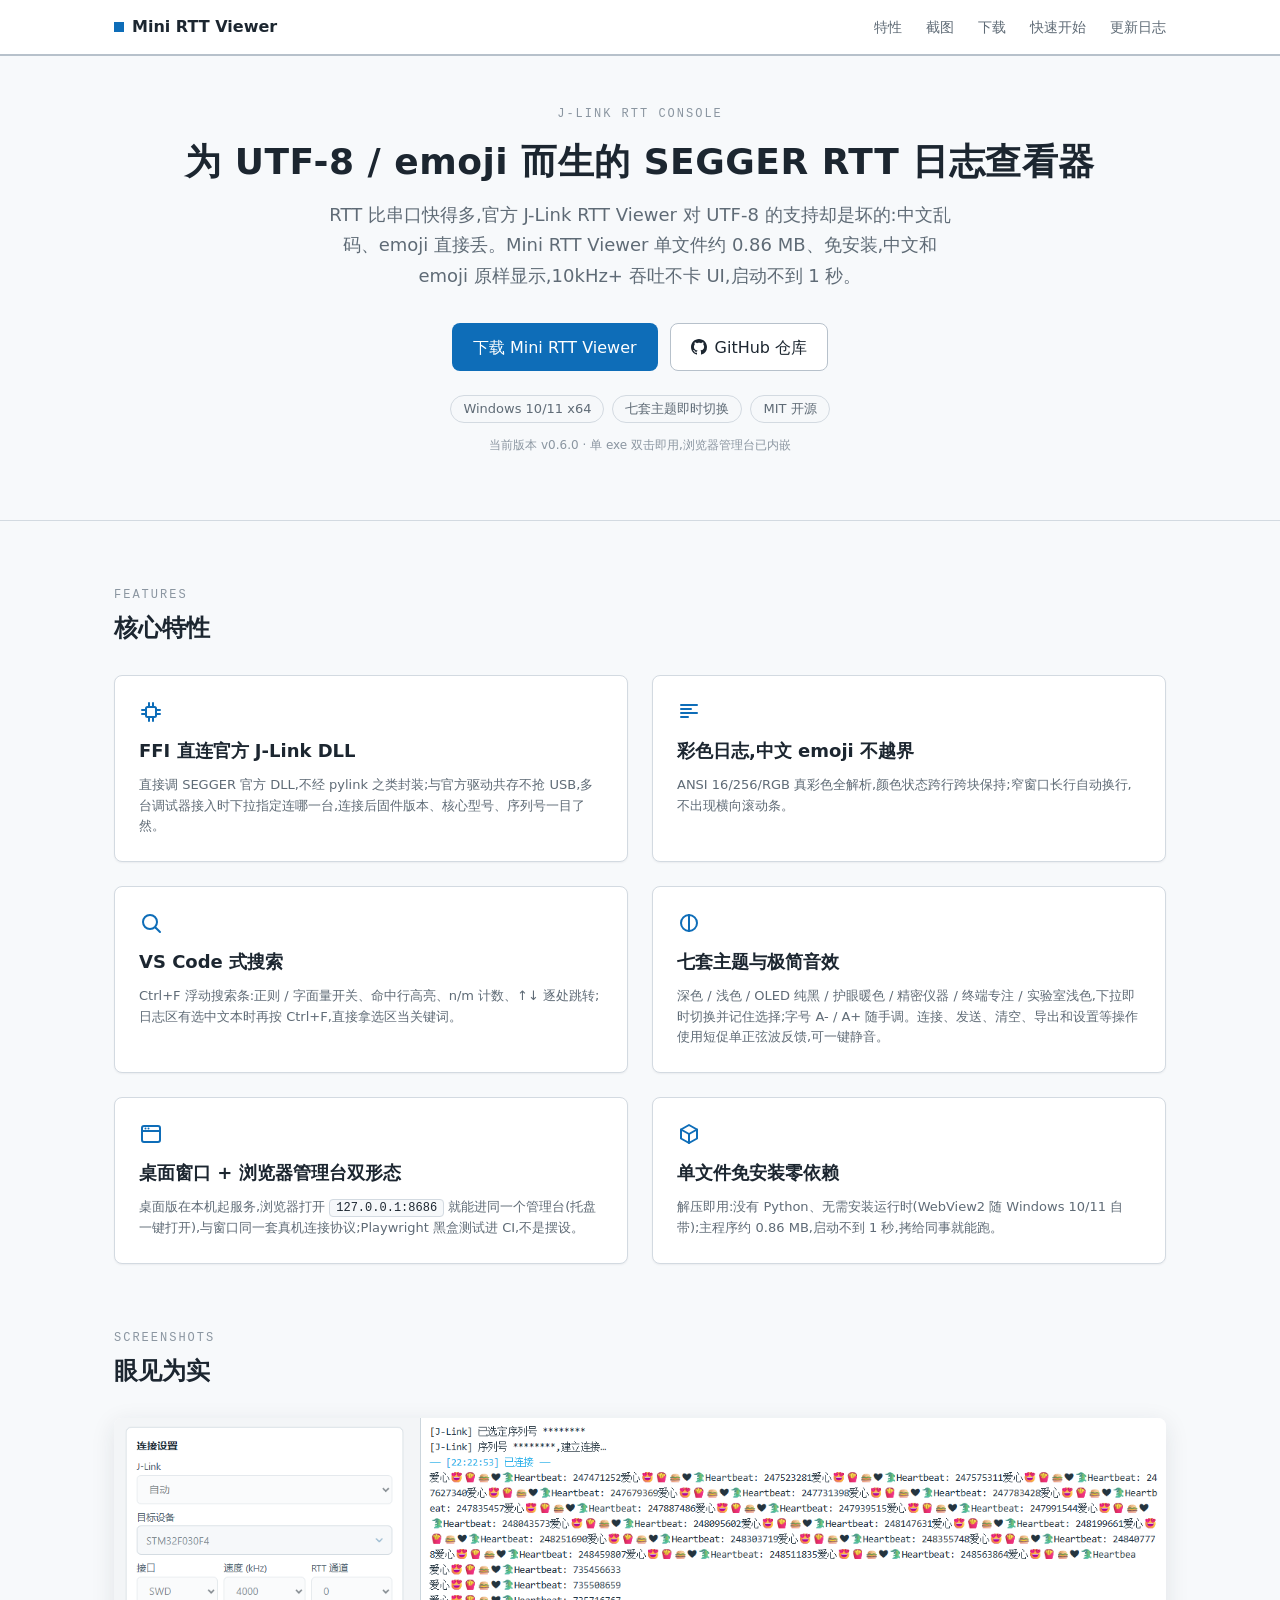
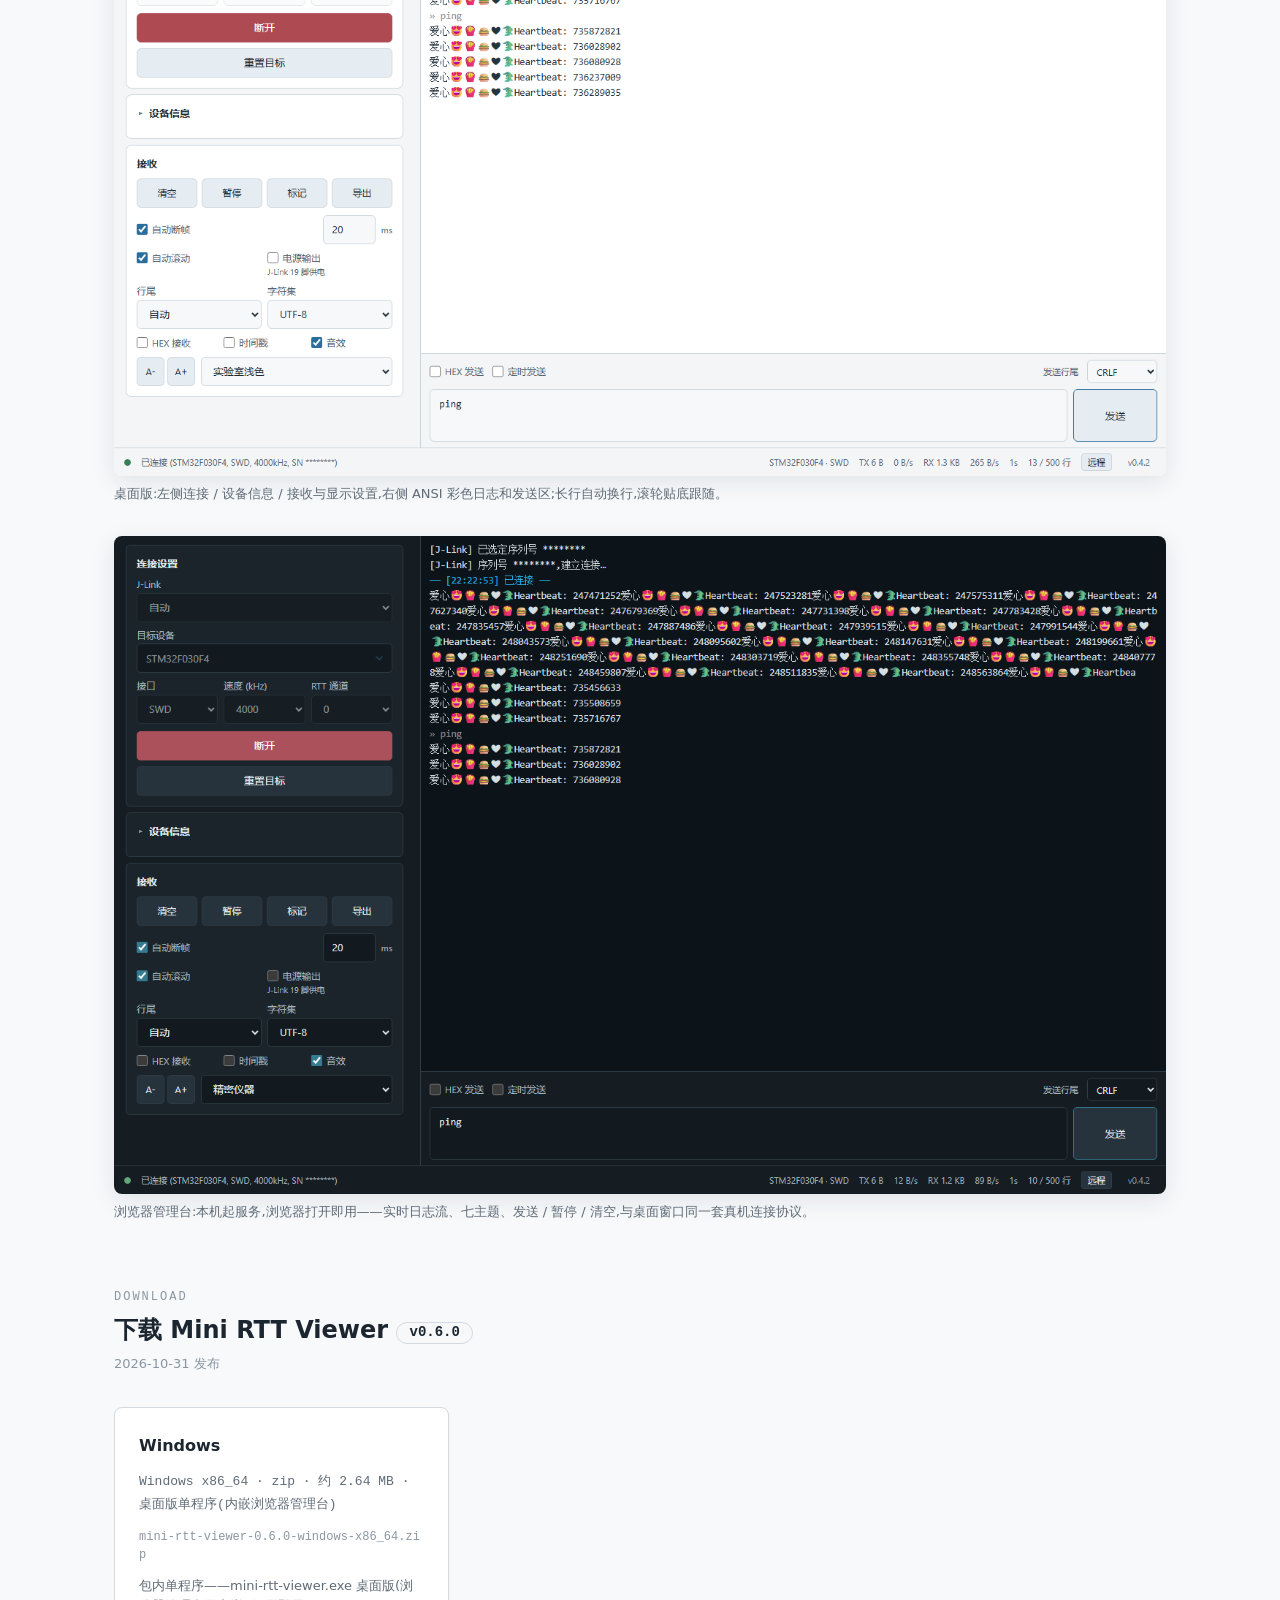
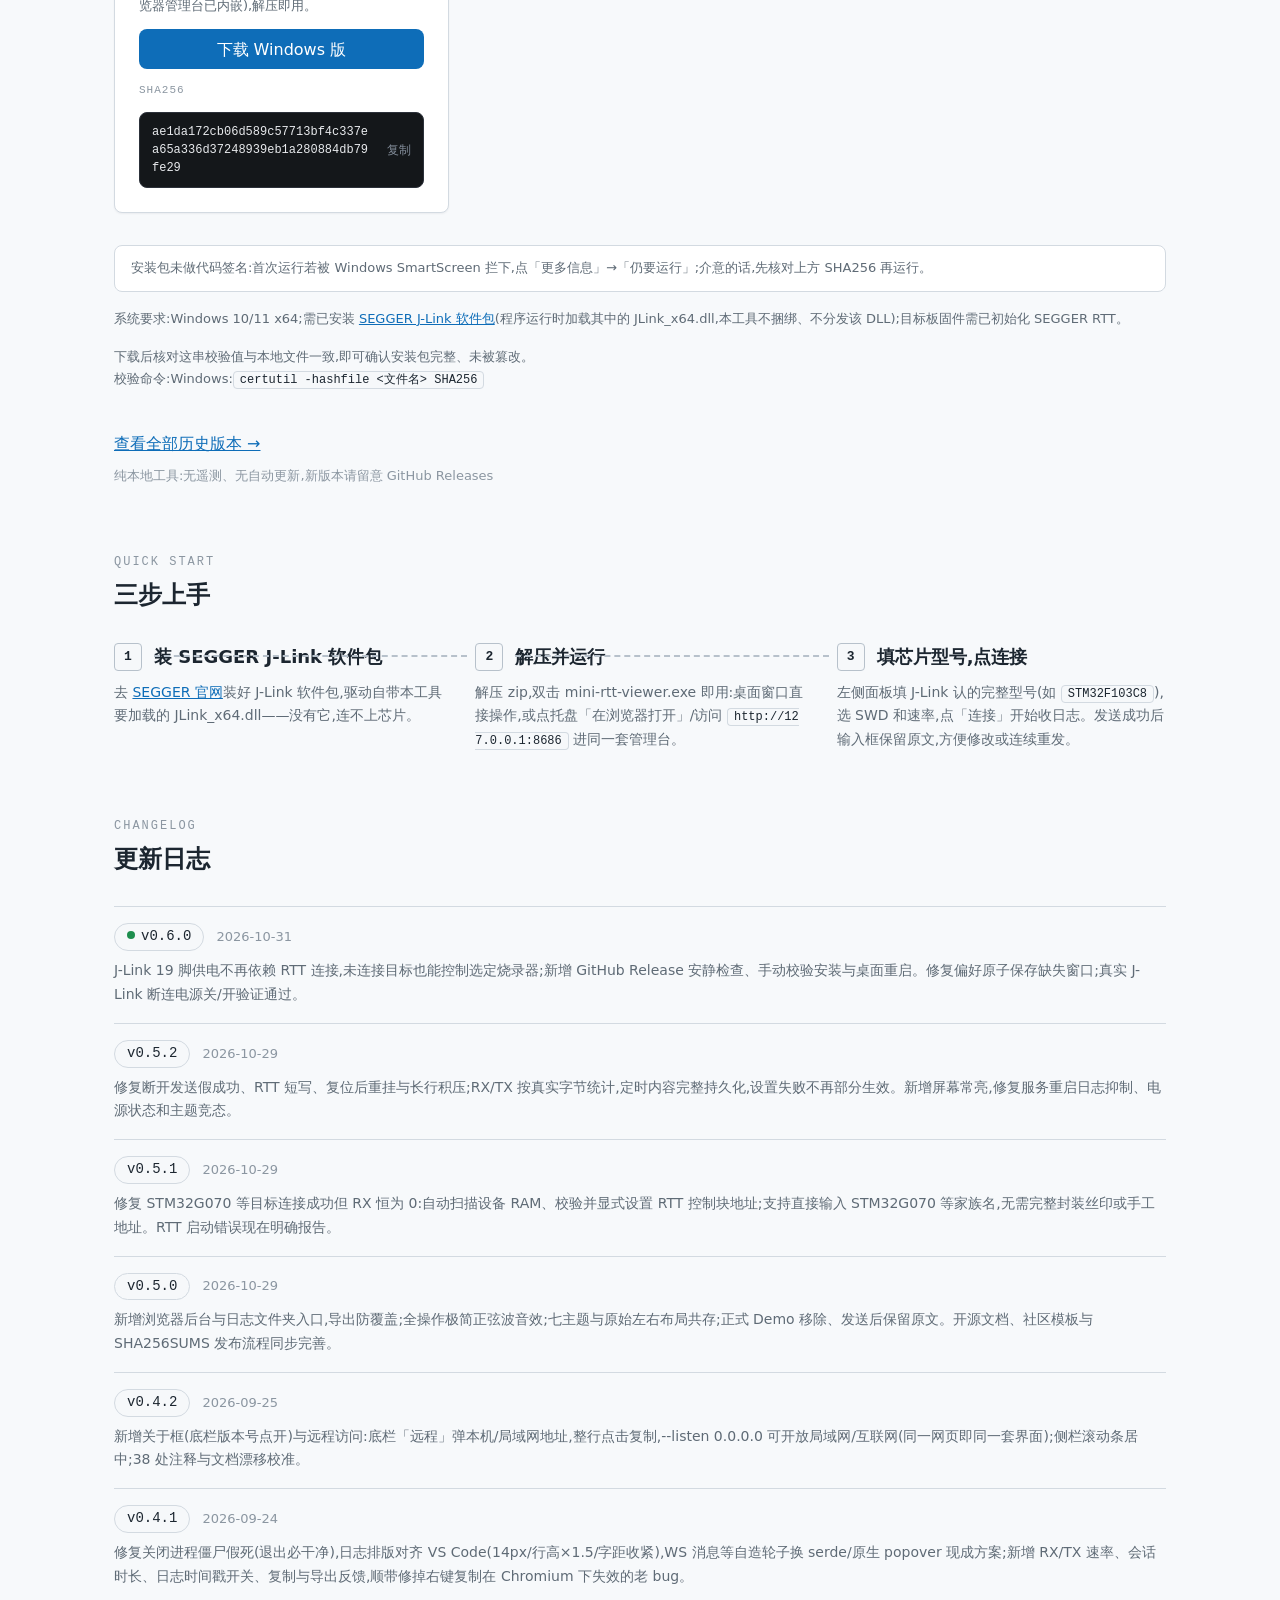
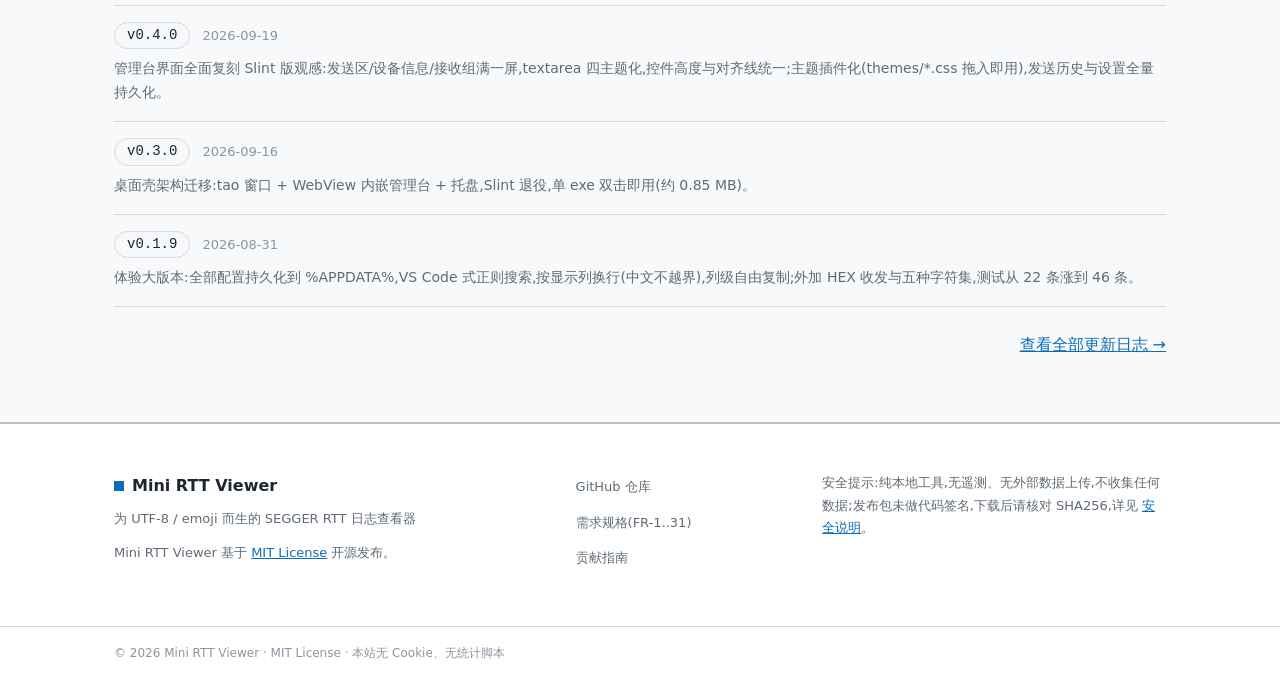
<file: site/index.html>
<!DOCTYPE html>
<html lang="zh-CN">
<head>
<meta charset="UTF-8">
<meta name="viewport" content="width=device-width, initial-scale=1">
<meta name="color-scheme" content="light">
<title>Mini RTT Viewer — 为 UTF-8 / emoji 而生的 SEGGER RTT 日志查看器 | 免费开源 · 免安装</title>
<meta name="description" content="Mini RTT Viewer 是免费开源(MIT)的轻量级 SEGGER RTT 日志查看器:中文 / emoji 原样显示,ANSI 彩色日志、VS Code 式正则搜索、七套主题与极简操作音效,桌面版单程序(内嵌浏览器管理台)。单文件免安装、解压即用,10kHz+ 吞吐不卡 UI,启动不到 1 秒。">
<link rel="icon" type="image/png" sizes="32x32" href="./assets/favicon.png">
<link rel="icon" type="image/png" sizes="256x256" href="./assets/icon.png">
<meta property="og:type" content="website">
<meta property="og:title" content="Mini RTT Viewer — 为 UTF-8 / emoji 而生的 SEGGER RTT 日志查看器">
<meta property="og:description" content="官方 J-Link RTT Viewer 对 UTF-8 的支持是坏的:中文乱码、emoji 直接丢。Mini RTT Viewer 单文件免安装,中文和 emoji 原样显示,10kHz+ 吞吐不卡 UI,启动不到 1 秒。桌面版单程序(内嵌浏览器管理台),免费开源(MIT)。">
<meta property="og:url" content="https://misakamikoto128.github.io/mini-rtt-viewer/">
<!-- ═══════════════════════════════════════════════════════════════════
     RELEASE-DATA (单一数据块, 逐版发布只改此对象)
     版本 / 日期 / 平台包名·规格·SHA256·链接全部在此; 页面加载后由本对象渲染。
     正文里的同名静态文本仅为无 JS / 搜索引擎回退, 渲染以本对象为准。
     ═══════════════════════════════════════════════════════════════════ -->
<script>
const RELEASE = {
  version: "v0.6.0",
  date: "2026-10-31",
  repo: "https://github.com/MisakaMikoto128/mini-rtt-viewer",
  releases: "https://github.com/MisakaMikoto128/mini-rtt-viewer/releases",
  changelog: "https://github.com/MisakaMikoto128/mini-rtt-viewer/blob/main/CHANGELOG.md",
  platforms: {
    windows: {
      file: "mini-rtt-viewer-0.6.0-windows-x86_64.zip",
      spec: "Windows x86_64 · zip · 约 2.64 MB · 桌面版单程序(内嵌浏览器管理台)",
      sha256: "ae1da172cb06d589c57713bf4c337ea65a336d37248939eb1a280884db79fe29",
      url: "https://github.com/MisakaMikoto128/mini-rtt-viewer/releases/download/v0.6.0/mini-rtt-viewer-0.6.0-windows-x86_64.zip"
    }
  }
};
</script>
<style>
/* ═══ 设计令牌 (全部 --wh-*) ═══ */
:root{
  /* 色板 18 */
  --wh-bg:#f7f9fb;
  --wh-panel:#ffffff;
  --wh-panel-2:#f6f8fa;
  --wh-ink:#1c2630;
  --wh-muted:#5f6b76;
  --wh-faint:#8b96a1;
  --wh-accent:#0e6db8;
  --wh-accent-hover:#0b5c9c;
  --wh-accent-ink:#ffffff;
  --wh-border:#d3dae1;
  --wh-border-strong:#b7c1cb;
  --wh-code-bg:#f6f8fa;
  --wh-code-ink:#1c2630;
  --wh-term-bg:#14171a;
  --wh-term-ink:#e8eaed;
  --wh-term-border:#2c313a;
  --wh-term-faint:#828c99;
  --wh-term-accent:#5aa9dc;
  --wh-ok:#1e8e4e;
  /* 字体与字阶 8 */
  --wh-sans:"Segoe UI","Microsoft YaHei","PingFang SC",system-ui,sans-serif;
  --wh-mono:Consolas,"Cascadia Mono","SFMono-Regular",Menlo,monospace;
  --wh-fs-hero:28px;
  --wh-fs-h2:21px;
  --wh-fs-h3:17px;
  --wh-fs-body:15px;
  --wh-fs-small:12px;
  --wh-fs-mono:13px;
  /* 间距 / 布局 11 */
  --wh-sp-1:4px;
  --wh-sp-2:8px;
  --wh-sp-3:12px;
  --wh-sp-4:16px;
  --wh-sp-5:24px;
  --wh-sp-6:32px;
  --wh-sp-7:48px;
  --wh-sp-8:64px;
  --wh-sp-9:96px;
  --wh-container:1100px;
  --wh-nav-h:56px;
  /* 圆角 / 阴影 / 控件 10 */
  --wh-radius:8px;
  --wh-radius-sm:4px;
  --wh-pill:999px;
  --wh-shadow-1:0 1px 2px rgba(28,38,48,.06);
  --wh-shadow-2:0 6px 24px rgba(28,38,48,.10);
  --wh-shadow-3:0 10px 40px rgba(28,38,48,.16);
  --wh-btn-h:40px;
  --wh-btn-h-lg:48px;
  --wh-btn-px:20px;
}
@media (min-width:720px){
  :root{
    --wh-fs-hero:36px;
    --wh-fs-h2:24px;
    --wh-fs-h3:18px;
    --wh-fs-body:16px;
    --wh-fs-small:13px;
    --wh-fs-mono:14px;
  }
}
@media (min-width:1440px){
  :root{
    --wh-fs-hero:44px;
    --wh-fs-h2:28px;
  }
}

/* ═══ 基础 ═══ */
*{box-sizing:border-box;margin:0;padding:0}
html{scroll-behavior:smooth;scroll-padding-top:calc(var(--wh-nav-h) + 12px)}
@media (prefers-reduced-motion:reduce){html{scroll-behavior:auto}}
body{
  font-family:var(--wh-sans);
  font-size:var(--wh-fs-body);
  line-height:1.7;
  color:var(--wh-ink);
  background:var(--wh-bg);
}
img{max-width:100%}
a{color:var(--wh-accent)}
:focus-visible{outline:2px solid var(--wh-accent);outline-offset:1px}
.container{max-width:var(--wh-container);margin-inline:auto;padding-inline:16px}
@media (min-width:720px){.container{padding-inline:24px}}

/* ═══ 导航 (粘性) ═══ */
.nav{
  position:sticky;top:0;z-index:50;
  height:var(--wh-nav-h);
  background:var(--wh-panel);
  border-bottom:2px solid var(--wh-border-strong);
}
.nav-in{
  max-width:var(--wh-container);margin-inline:auto;padding-inline:16px;
  height:100%;display:flex;align-items:center;justify-content:space-between;gap:var(--wh-sp-4);
}
@media (min-width:720px){.nav-in{padding-inline:24px}}
.brand{display:flex;align-items:center;gap:var(--wh-sp-2);font-weight:700;font-size:16px;color:var(--wh-ink);text-decoration:none;white-space:nowrap}
.brand-mark{width:10px;height:10px;background:var(--wh-accent);flex:none}
.nav-links{display:flex;gap:var(--wh-sp-5);list-style:none;overflow-x:auto;white-space:nowrap;-webkit-overflow-scrolling:touch}
.nav-links a{font-size:14px;color:var(--wh-muted);text-decoration:none}
.nav-links a:hover{color:var(--wh-accent)}

/* ═══ 区块通用 ═══ */
.sec{padding-top:var(--wh-sp-7)}
@media (min-width:720px){.sec{padding-top:var(--wh-sp-8)}}
@media (min-width:1440px){.sec{padding-top:var(--wh-sp-9)}}
.eyebrow{font-family:var(--wh-mono);font-size:12px;letter-spacing:2px;text-transform:uppercase;color:var(--wh-faint)}
.sec-head h2{font-size:var(--wh-fs-h2);line-height:1.25;font-weight:700;margin-top:var(--wh-sp-2)}

/* ═══ Hero ═══ */
.hero{padding:var(--wh-sp-6) 0 var(--wh-sp-7);border-bottom:1px solid var(--wh-border);text-align:center}
@media (min-width:720px){.hero{padding:var(--wh-sp-7) 0 var(--wh-sp-8)}}
@media (min-width:1440px){.hero{padding:var(--wh-sp-8) 0 var(--wh-sp-9)}}
.hero h1{font-size:var(--wh-fs-hero);line-height:1.2;font-weight:700;letter-spacing:.5px;margin-top:var(--wh-sp-4)}
.hero-sub{max-width:640px;margin:var(--wh-sp-4) auto 0;color:var(--wh-muted);font-size:var(--wh-fs-h3);font-weight:400}
.hero-cta{display:flex;flex-direction:column;gap:var(--wh-sp-3);margin-top:var(--wh-sp-6)}
@media (min-width:720px){.hero-cta{flex-direction:row;justify-content:center;align-items:center}}
.btn{
  display:inline-flex;align-items:center;justify-content:center;gap:var(--wh-sp-2);
  height:var(--wh-btn-h);padding-inline:var(--wh-btn-px);
  border-radius:var(--wh-radius);border:1px solid transparent;
  font-family:var(--wh-sans);font-size:var(--wh-fs-body);text-decoration:none;cursor:pointer;
}
.btn-lg{height:var(--wh-btn-h-lg)}
.btn-primary{background:var(--wh-accent);color:var(--wh-accent-ink)}
.btn-primary:hover{background:var(--wh-accent-hover)}
.btn-secondary{background:var(--wh-panel);color:var(--wh-ink);border-color:var(--wh-border-strong)}
.btn-secondary:hover{border-color:var(--wh-accent);color:var(--wh-accent)}
.hero-cta .btn{width:100%}
@media (min-width:720px){.hero-cta .btn{width:auto}}
.pill-row{display:flex;flex-wrap:wrap;justify-content:center;gap:var(--wh-sp-2);margin-top:var(--wh-sp-5)}
.pill{
  display:inline-block;padding:2px 12px;
  background:var(--wh-panel-2);border:1px solid var(--wh-border);border-radius:var(--wh-pill);
  font-size:13px;color:var(--wh-muted);text-decoration:none;
}
.pill:hover{border-color:var(--wh-accent);color:var(--wh-accent)}
.hero-ver{margin-top:var(--wh-sp-3);font-size:12px;color:var(--wh-faint)}

/* ═══ 特性网格 ═══ */
.feat-grid{display:grid;grid-template-columns:1fr;gap:var(--wh-sp-5);margin-top:var(--wh-sp-6)}
@media (min-width:720px){.feat-grid{grid-template-columns:repeat(2,1fr)}}
@media (min-width:1440px){.feat-grid{grid-template-columns:repeat(3,1fr)}}
.feat-card{
  background:var(--wh-panel);border:1px solid var(--wh-border);border-radius:var(--wh-radius);
  box-shadow:var(--wh-shadow-1);padding:var(--wh-sp-5);
}
.feat-card:hover{border-color:var(--wh-border-strong)}
.feat-ico{display:block;color:var(--wh-accent);margin-bottom:var(--wh-sp-3)}
.feat-card h3{font-size:var(--wh-fs-h3);font-weight:600}
.feat-card p{margin-top:var(--wh-sp-2);font-size:var(--wh-fs-small);line-height:1.6;color:var(--wh-muted)}

/* ═══ 截图区 ═══
   注: 截图自带窗口底色, 保留圆角容器、柔和阴影与点击放大。 */
.shot-main{margin-top:var(--wh-sp-6)}
.shot-banner{margin-top:var(--wh-sp-5)}
.shot-grid{display:grid;grid-template-columns:1fr;gap:var(--wh-sp-5);margin-top:var(--wh-sp-5)}
@media (min-width:720px){.shot-grid{grid-template-columns:1fr 1fr}}
.shot{display:block;border-radius:var(--wh-radius);overflow:hidden;background:var(--wh-panel);box-shadow:var(--wh-shadow-2)}
.shot img{display:block;width:100%;height:auto}
figure{margin:0}
figcaption{margin-top:var(--wh-sp-2);font-size:var(--wh-fs-small);line-height:1.6;color:var(--wh-muted)}

/* ═══ 下载区 ═══ */
.dl-date{margin-top:var(--wh-sp-2);font-size:var(--wh-fs-small);color:var(--wh-faint)}
.ver-pill{
  display:inline-block;font-family:var(--wh-mono);font-size:var(--wh-fs-mono);
  background:var(--wh-panel-2);border:1px solid var(--wh-border);border-radius:var(--wh-pill);
  padding:1px 12px;vertical-align:2px;
}
.dl-grid{display:grid;grid-template-columns:1fr;gap:var(--wh-sp-5);margin-top:var(--wh-sp-6)}
@media (min-width:1024px){.dl-grid{grid-template-columns:repeat(3,1fr)}}
.dl-card{
  background:var(--wh-panel);border:1px solid var(--wh-border);border-radius:var(--wh-radius);
  box-shadow:var(--wh-shadow-1);padding:var(--wh-sp-5);
  display:flex;flex-direction:column;gap:var(--wh-sp-3);
}
.dl-card:hover{border-color:var(--wh-border-strong)}
.dl-card h3{font-size:var(--wh-fs-body);font-weight:600}
.dl-spec{font-family:var(--wh-mono);font-size:var(--wh-fs-small);color:var(--wh-muted)}
.dl-file{font-family:var(--wh-mono);font-size:12px;line-height:1.5;color:var(--wh-faint);word-break:break-all}
.dl-desc{font-size:var(--wh-fs-small);line-height:1.6;color:var(--wh-muted)}
.dl-btn{width:100%}
.sha-label{font-family:var(--wh-mono);font-size:11px;letter-spacing:1px;color:var(--wh-faint)}
.sha-bar{position:relative;background:var(--wh-term-bg);border:1px solid var(--wh-term-border);border-radius:var(--wh-radius)}
.sha-bar code{
  display:block;padding:10px 52px 10px 12px;
  font-family:var(--wh-mono);font-size:12px;line-height:1.5;color:var(--wh-term-ink);
  word-break:break-all; /* 深色命令条内的长 SHA 是唯一允许 break-all 的地方 */
}
.copy-btn{
  position:absolute;top:50%;transform:translateY(-50%);right:6px;
  background:transparent;border:none;border-radius:var(--wh-radius-sm);
  font-family:var(--wh-sans);font-size:12px;color:var(--wh-term-faint);
  padding:4px 6px;cursor:pointer;white-space:nowrap;
}
.copy-btn:hover{color:var(--wh-term-accent)}
.copy-btn.ok{color:var(--wh-ok)}
.copy-btn.err{color:#d07a5a}
.cmdbar{position:relative;background:var(--wh-term-bg);border:1px solid var(--wh-term-border);border-radius:var(--wh-radius)}
.cmdbar code{
  display:block;padding:10px 76px 10px 12px;
  font-family:var(--wh-mono);font-size:var(--wh-fs-mono);color:var(--wh-term-ink);
  white-space:nowrap;overflow-x:auto;
}
.cmdbar .copy-btn{right:6px}
.dl-notes{margin-top:var(--wh-sp-6);display:flex;flex-direction:column;gap:var(--wh-sp-4)}
.note{
  background:var(--wh-panel);border:1px solid var(--wh-border);border-radius:var(--wh-radius);
  padding:var(--wh-sp-3) var(--wh-sp-4);font-size:var(--wh-fs-small);line-height:1.6;color:var(--wh-muted);
}
.sysreq{font-size:var(--wh-fs-small);color:var(--wh-muted)}
.sha-note{font-size:var(--wh-fs-small);color:var(--wh-muted)}
.inline-code{
  font-family:var(--wh-mono);font-size:12px;color:var(--wh-code-ink);
  background:var(--wh-code-bg);border:1px solid var(--wh-border);border-radius:var(--wh-radius-sm);
  padding:1px 6px;word-break:break-all;
}
.dl-tail{margin-top:var(--wh-sp-5);display:flex;flex-direction:column;gap:var(--wh-sp-2)}
.dl-history{font-size:var(--wh-fs-body)}
.dl-mirror{font-size:var(--wh-fs-small);color:var(--wh-faint)}

/* ═══ 快速开始 ═══ */
.qs-steps{margin-top:var(--wh-sp-6)}
.qs-step{position:relative;padding-left:44px;padding-bottom:var(--wh-sp-5)}
.qs-step:last-child{padding-bottom:0}
.qs-step:not(:last-child)::before{ /* <720 纵向时间线虚线 */
  content:"";position:absolute;left:13px;top:34px;bottom:4px;
  border-left:2px dashed var(--wh-border-strong);
}
.qs-head{display:flex;align-items:center;gap:var(--wh-sp-3);margin-bottom:var(--wh-sp-2)}
.qs-num{
  width:28px;height:28px;flex:none;
  display:flex;align-items:center;justify-content:center;
  background:var(--wh-panel-2);border:1px solid var(--wh-border-strong);border-radius:var(--wh-radius-sm);
  font-family:var(--wh-mono);font-size:var(--wh-fs-small);font-weight:600;
}
.qs-head h3{font-size:var(--wh-fs-h3);font-weight:600}
.qs-desc{font-size:14px;color:var(--wh-muted)}
.qs-step .cmdbar{margin-top:var(--wh-sp-3)}
@media (min-width:720px){
  .qs-steps{display:grid;grid-template-columns:repeat(3,1fr);gap:var(--wh-sp-6)}
  .qs-step{padding-left:0;padding-bottom:0}
  .qs-step::before{display:none}
  .qs-step:not(:last-child)::after{ /* ≥720 横向虚线导线 */
    content:"";position:absolute;top:13px;left:40px;right:calc(8px - var(--wh-sp-6));
    border-top:2px dashed var(--wh-border-strong);
  }
}

/* ═══ 更新日志 ═══ */
.log-list{list-style:none;margin-top:var(--wh-sp-6);border-top:1px solid var(--wh-border)}
.log-item{padding-block:var(--wh-sp-4);border-bottom:1px solid var(--wh-border)}
.log-head{display:flex;align-items:center;gap:var(--wh-sp-3);flex-wrap:wrap}
.ver-chip{
  position:relative;display:inline-block;
  font-family:var(--wh-mono);font-size:var(--wh-fs-mono);
  background:var(--wh-panel-2);border:1px solid var(--wh-border);border-radius:var(--wh-pill);
  padding:1px 12px;
}
.ver-chip.latest::before{
  content:"";display:inline-block;width:8px;height:8px;border-radius:50%;
  background:var(--wh-ok);margin-right:6px;vertical-align:1px;
}
.log-date{font-size:var(--wh-fs-small);color:var(--wh-faint)}
.log-sum{margin-top:var(--wh-sp-2);font-size:14px;color:var(--wh-muted)}
.log-more{margin-top:var(--wh-sp-5);text-align:right}

/* ═══ 页脚 ═══ */
.footer{margin-top:var(--wh-sp-7);background:var(--wh-panel);border-top:2px solid var(--wh-border-strong)}
@media (min-width:720px){.footer{margin-top:var(--wh-sp-8)}}
@media (min-width:1440px){.footer{margin-top:var(--wh-sp-9)}}
.foot-grid{display:grid;grid-template-columns:1fr;gap:var(--wh-sp-6);padding-block:var(--wh-sp-7)}
@media (min-width:720px){.foot-grid{grid-template-columns:2fr 1fr 1.6fr}}
.foot-brand{display:flex;align-items:center;gap:var(--wh-sp-2);font-weight:700;font-size:16px}
.foot-tag{margin-top:var(--wh-sp-2);font-size:var(--wh-fs-small);color:var(--wh-muted)}
.foot-lic{margin-top:var(--wh-sp-3);font-size:var(--wh-fs-small);color:var(--wh-muted)}
.foot-links{list-style:none}
.foot-links li{margin-bottom:var(--wh-sp-2)}
.foot-links a{font-size:var(--wh-fs-small);color:var(--wh-muted);text-decoration:none}
.foot-links a:hover{color:var(--wh-accent)}
.foot-warn{font-size:var(--wh-fs-small);line-height:1.7;color:var(--wh-muted)}
.foot-bottom{border-top:1px solid var(--wh-border)}
.foot-bottom .container{padding-block:var(--wh-sp-4);font-size:12px;color:var(--wh-faint)}

/* ═══ 截图放大 (原生 dialog) ═══ */
dialog#lightbox{
  border:1px solid var(--wh-border);border-radius:var(--wh-radius);
  background:var(--wh-bg);padding:var(--wh-sp-3);
  max-width:none;max-height:none;
}
dialog#lightbox::backdrop{background:rgba(28,38,48,.4)}
#lightbox img{display:block;max-width:90vw;max-height:88vh;width:auto;height:auto;border-radius:var(--wh-radius-sm)}
#lightbox .lb-foot{display:flex;justify-content:flex-end;margin-top:var(--wh-sp-2)}
</style>
</head>
<body>

<!-- ═══════════ 导航 ═══════════ -->
<nav class="nav" aria-label="站点导航">
  <div class="nav-in">
    <a class="brand" href="#top"><span class="brand-mark" aria-hidden="true"></span>Mini RTT Viewer</a>
    <ul class="nav-links">
      <li><a href="#features">特性</a></li>
      <li><a href="#screenshots">截图</a></li>
      <li><a href="#download">下载</a></li>
      <li><a href="#quickstart">快速开始</a></li>
      <li><a href="#changelog">更新日志</a></li>
    </ul>
  </div>
</nav>

<!-- ═══════════ Hero ═══════════ -->
<header class="hero" id="top">
  <div class="container">
    <p class="eyebrow">J-LINK RTT CONSOLE</p>
    <h1>为 UTF-8 / emoji 而生的 SEGGER RTT 日志查看器</h1>
    <p class="hero-sub">RTT 比串口快得多,官方 J-Link RTT Viewer 对 UTF-8 的支持却是坏的:中文乱码、emoji 直接丢。Mini RTT Viewer 单文件约 0.86 MB、免安装,中文和 emoji 原样显示,10kHz+ 吞吐不卡 UI,启动不到 1 秒。</p>
    <div class="hero-cta">
      <a class="btn btn-primary btn-lg" href="#download">下载 Mini RTT Viewer</a>
      <a class="btn btn-secondary btn-lg" href="https://github.com/MisakaMikoto128/mini-rtt-viewer" target="_blank" rel="noopener">
        <svg width="16" height="16" viewBox="0 0 16 16" aria-hidden="true" focusable="false"><path fill="currentColor" fill-rule="evenodd" d="M8 0C3.58 0 0 3.58 0 8c0 3.54 2.29 6.53 5.47 7.59.4.07.55-.17.55-.38 0-.19-.01-.82-.01-1.49-2.01.37-2.53-.49-2.69-.94-.09-.23-.48-.94-.82-1.13-.28-.15-.68-.52-.01-.53.63-.01 1.08.58 1.23.82.72 1.21 1.87.87 2.33.66.07-.52.28-.87.51-1.07-1.78-.2-3.64-.89-3.64-3.95 0-.87.31-1.59.82-2.15-.08-.2-.36-1.02.08-2.12 0 0 .67-.21 2.2.82.64-.18 1.32-.27 2-.27s1.36.09 2 .27c1.53-1.04 2.2-.82 2.2-.82.44 1.1.16 1.92.08 2.12.51.56.82 1.27.82 2.15 0 3.07-1.87 3.75-3.65 3.95.29.25.54.73.54 1.48 0 1.07-.01 1.93-.01 2.2 0 .21.15.46.55.38A8.01 8.01 0 0 0 16 8c0-4.42-3.58-8-8-8z"/></svg>
        GitHub 仓库
      </a>
    </div>
    <p class="pill-row">
      <a class="pill" href="#dl-windows">Windows 10/11 x64</a>
      <a class="pill" href="#features">七套主题即时切换</a>
      <a class="pill" href="https://github.com/MisakaMikoto128/mini-rtt-viewer/blob/main/LICENSE" target="_blank" rel="noopener">MIT 开源</a>
    </p>
    <p class="hero-ver">当前版本 <span data-rel="version">v0.6.0</span> · 单 exe 双击即用,浏览器管理台已内嵌</p>
  </div>
</header>

<main>
  <!-- ═══════════ 特性 ═══════════ -->
  <section class="sec" id="features">
    <div class="container">
      <div class="sec-head">
        <p class="eyebrow">FEATURES</p>
        <h2>核心特性</h2>
      </div>
      <div class="feat-grid">
        <article class="feat-card">
          <svg class="feat-ico" width="24" height="24" viewBox="0 0 24 24" fill="none" stroke="currentColor" stroke-width="2" stroke-linecap="round" stroke-linejoin="round" aria-hidden="true" focusable="false"><rect x="7" y="7" width="10" height="10" rx="1.5"/><path d="M10 3v4M14 3v4M10 17v4M14 17v4M3 10h4M3 14h4M17 10h4M17 14h4"/></svg>
          <h3>FFI 直连官方 J-Link DLL</h3>
          <p>直接调 SEGGER 官方 DLL,不经 pylink 之类封装;与官方驱动共存不抢 USB,多台调试器接入时下拉指定连哪一台,连接后固件版本、核心型号、序列号一目了然。</p>
        </article>
        <article class="feat-card">
          <svg class="feat-ico" width="24" height="24" viewBox="0 0 24 24" fill="none" stroke="currentColor" stroke-width="2" stroke-linecap="round" stroke-linejoin="round" aria-hidden="true" focusable="false"><path d="M4 5h16"/><path d="M4 9h10"/><path d="M4 13h16"/><path d="M4 17h7"/></svg>
          <h3>彩色日志,中文 emoji 不越界</h3>
          <p>ANSI 16/256/RGB 真彩色全解析,颜色状态跨行跨块保持;窄窗口长行自动换行,不出现横向滚动条。</p>
        </article>
        <article class="feat-card">
          <svg class="feat-ico" width="24" height="24" viewBox="0 0 24 24" fill="none" stroke="currentColor" stroke-width="2" stroke-linecap="round" stroke-linejoin="round" aria-hidden="true" focusable="false"><circle cx="11" cy="11" r="7"/><path d="M21 21l-4.3-4.3"/></svg>
          <h3>VS Code 式搜索</h3>
          <p>Ctrl+F 浮动搜索条:正则 / 字面量开关、命中行高亮、n/m 计数、↑↓ 逐处跳转;日志区有选中文本时再按 Ctrl+F,直接拿选区当关键词。</p>
        </article>
        <article class="feat-card">
          <svg class="feat-ico" width="24" height="24" viewBox="0 0 24 24" fill="none" stroke="currentColor" stroke-width="2" stroke-linecap="round" stroke-linejoin="round" aria-hidden="true" focusable="false"><circle cx="12" cy="12" r="8"/><path d="M12 4v16"/></svg>
          <h3>七套主题与极简音效</h3>
          <p>深色 / 浅色 / OLED 纯黑 / 护眼暖色 / 精密仪器 / 终端专注 / 实验室浅色,下拉即时切换并记住选择;字号 A- / A+ 随手调。连接、发送、清空、导出和设置等操作使用短促单正弦波反馈,可一键静音。</p>
        </article>
        <article class="feat-card">
          <svg class="feat-ico" width="24" height="24" viewBox="0 0 24 24" fill="none" stroke="currentColor" stroke-width="2" stroke-linecap="round" stroke-linejoin="round" aria-hidden="true" focusable="false"><rect x="3" y="4" width="18" height="16" rx="2"/><path d="M3 9h18"/><path d="M6.5 6.5h.01"/><path d="M9.5 6.5h.01"/></svg>
          <h3>桌面窗口 + 浏览器管理台双形态</h3>
          <p>桌面版在本机起服务,浏览器打开 <code class="inline-code">127.0.0.1:8686</code> 就能进同一个管理台(托盘一键打开),与窗口同一套真机连接协议;Playwright 黑盒测试进 CI,不是摆设。</p>
        </article>
        <article class="feat-card">
          <svg class="feat-ico" width="24" height="24" viewBox="0 0 24 24" fill="none" stroke="currentColor" stroke-width="2" stroke-linecap="round" stroke-linejoin="round" aria-hidden="true" focusable="false"><path d="M12 3l8 4.5v9L12 21l-8-4.5v-9L12 3z"/><path d="M4 7.5l8 4.5 8-4.5"/><path d="M12 12v9"/></svg>
          <h3>单文件免安装零依赖</h3>
          <p>解压即用:没有 Python、无需安装运行时(WebView2 随 Windows 10/11 自带);主程序约 0.86 MB,启动不到 1 秒,拷给同事就能跑。</p>
        </article>
      </div>
    </div>
  </section>

  <!-- ═══════════ 截图 ═══════════ -->
  <section class="sec" id="screenshots">
    <div class="container">
      <div class="sec-head">
        <p class="eyebrow">SCREENSHOTS</p>
        <h2>眼见为实</h2>
      </div>
      <figure class="shot-main">
        <a class="shot" href="./images/desktop.png" target="_blank" rel="noopener">
          <img src="./images/desktop.png" alt="Mini RTT Viewer 桌面版" width="1440" height="900" loading="lazy">
        </a>
        <figcaption>桌面版:左侧连接 / 设备信息 / 接收与显示设置,右侧 ANSI 彩色日志和发送区;长行自动换行,滚轮贴底跟随。</figcaption>
      </figure>
      <figure class="shot-main">
        <a class="shot" href="./images/web-console.png" target="_blank" rel="noopener">
          <img src="./images/web-console.png" alt="rtt-web 浏览器管理台" width="1440" height="900" loading="lazy">
        </a>
          <figcaption>浏览器管理台:本机起服务,浏览器打开即用——实时日志流、七主题、发送 / 暂停 / 清空,与桌面窗口同一套真机连接协议。</figcaption>
      </figure>
    </div>
  </section>

  <!-- ═══════════ 下载 ═══════════ -->
  <section class="sec" id="download">
    <div class="container">
      <div class="sec-head">
        <p class="eyebrow">DOWNLOAD</p>
        <h2>下载 Mini RTT Viewer <span class="ver-pill" data-rel="version">v0.6.0</span></h2>
        <p class="dl-date"><span data-rel="date">2026-10-29</span> 发布</p>
      </div>

      <div class="dl-grid">
        <article class="dl-card" id="dl-windows">
          <h3>Windows</h3>
          <p class="dl-spec" data-rel="spec-windows">Windows x86_64 · zip · 约 2.64 MB · 桌面版单程序(内嵌浏览器管理台)</p>
          <p class="dl-file" data-rel="file-windows">mini-rtt-viewer-0.6.0-windows-x86_64.zip</p>
          <p class="dl-desc">包内单程序——mini-rtt-viewer.exe 桌面版(浏览器管理台已内嵌),解压即用。</p>
          <a class="btn btn-primary dl-btn" data-rel="link-windows" href="https://github.com/MisakaMikoto128/mini-rtt-viewer/releases/download/v0.6.0/mini-rtt-viewer-0.6.0-windows-x86_64.zip">下载 Windows 版</a>
          <p class="sha-label">SHA256</p>
          <div class="sha-bar">
            <code data-rel="sha-windows">ae1da172cb06d589c57713bf4c337ea65a336d37248939eb1a280884db79fe29</code>
            <button type="button" class="copy-btn" aria-live="polite" aria-label="复制 SHA256 校验值">复制</button>
          </div>
        </article>
      </div>

      <noscript><p class="note" style="margin-top:var(--wh-sp-4)">检测到浏览器未启用 JavaScript:请直接前往 <a href="https://github.com/MisakaMikoto128/mini-rtt-viewer/releases" target="_blank" rel="noopener">GitHub Releases</a> 下载安装包。</p></noscript>
      <p class="note" id="dl-freshness" hidden style="margin-top:var(--wh-sp-4)"></p>

      <div class="dl-notes">
        <p class="note">安装包未做代码签名:首次运行若被 Windows SmartScreen 拦下,点「更多信息」→「仍要运行」;介意的话,先核对上方 SHA256 再运行。</p>
        <p class="sysreq">系统要求:Windows 10/11 x64;需已安装 <a href="https://www.segger.com/downloads/jlink/" target="_blank" rel="noopener">SEGGER J-Link 软件包</a>(程序运行时加载其中的 JLink_x64.dll,本工具不捆绑、不分发该 DLL);目标板固件需已初始化 SEGGER RTT。</p>
        <p class="sha-note">下载后核对这串校验值与本地文件一致,即可确认安装包完整、未被篡改。<br>
        校验命令:Windows:<code class="inline-code">certutil -hashfile &lt;文件名&gt; SHA256</code></p>
        <div class="dl-tail">
          <p class="dl-history"><a data-rel="releases" href="https://github.com/MisakaMikoto128/mini-rtt-viewer/releases" target="_blank" rel="noopener">查看全部历史版本 →</a></p>
          <p class="dl-mirror">纯本地工具:无遥测、无自动更新,新版本请留意 GitHub Releases</p>
        </div>
      </div>
    </div>
  </section>

  <!-- ═══════════ 快速开始 ═══════════ -->
  <section class="sec" id="quickstart">
    <div class="container">
      <div class="sec-head">
        <p class="eyebrow">QUICK START</p>
        <h2>三步上手</h2>
      </div>
      <div class="qs-steps">
        <div class="qs-step">
          <div class="qs-head"><span class="qs-num" aria-hidden="true">1</span><h3>装 SEGGER J-Link 软件包</h3></div>
          <p class="qs-desc">去 <a href="https://www.segger.com/downloads/jlink/" target="_blank" rel="noopener">SEGGER 官网</a>装好 J-Link 软件包,驱动自带本工具要加载的 JLink_x64.dll——没有它,连不上芯片。</p>
        </div>
        <div class="qs-step">
          <div class="qs-head"><span class="qs-num" aria-hidden="true">2</span><h3>解压并运行</h3></div>
          <p class="qs-desc">解压 zip,双击 mini-rtt-viewer.exe 即用:桌面窗口直接操作,或点托盘「在浏览器打开」/访问 <code class="inline-code">http://127.0.0.1:8686</code> 进同一套管理台。</p>
        </div>
        <div class="qs-step">
          <div class="qs-head"><span class="qs-num" aria-hidden="true">3</span><h3>填芯片型号,点连接</h3></div>
          <p class="qs-desc">左侧面板填 J-Link 认的完整型号(如 <code class="inline-code">STM32F103C8</code>),选 SWD 和速率,点「连接」开始收日志。发送成功后输入框保留原文,方便修改或连续重发。</p>
        </div>
      </div>
    </div>
  </section>

  <!-- ═══════════ 更新日志 ═══════════ -->
  <section class="sec" id="changelog">
    <div class="container">
      <div class="sec-head">
        <p class="eyebrow">CHANGELOG</p>
        <h2>更新日志</h2>
      </div>
      <ol class="log-list">
        <li class="log-item">
          <div class="log-head"><span class="ver-chip latest" data-rel="version">v0.6.0</span><span class="log-date" data-rel="date">2026-10-31</span></div>
          <p class="log-sum">J-Link 19 脚供电不再依赖 RTT 连接,未连接目标也能控制选定烧录器;新增 GitHub Release 安静检查、手动校验安装与桌面重启。修复偏好原子保存缺失窗口;真实 J-Link 断连电源关/开验证通过。</p>
        </li>
        <li class="log-item">
          <div class="log-head"><span class="ver-chip">v0.5.2</span><span class="log-date">2026-10-29</span></div>
          <p class="log-sum">修复断开发送假成功、RTT 短写、复位后重挂与长行积压;RX/TX 按真实字节统计,定时内容完整持久化,设置失败不再部分生效。新增屏幕常亮,修复服务重启日志抑制、电源状态和主题竞态。</p>
        </li>
        <li class="log-item">
          <div class="log-head"><span class="ver-chip">v0.5.1</span><span class="log-date">2026-10-29</span></div>
          <p class="log-sum">修复 STM32G070 等目标连接成功但 RX 恒为 0:自动扫描设备 RAM、校验并显式设置 RTT 控制块地址;支持直接输入 STM32G070 等家族名,无需完整封装丝印或手工地址。RTT 启动错误现在明确报告。</p>
        </li>
        <li class="log-item">
          <div class="log-head"><span class="ver-chip">v0.5.0</span><span class="log-date">2026-10-29</span></div>
          <p class="log-sum">新增浏览器后台与日志文件夹入口,导出防覆盖;全操作极简正弦波音效;七主题与原始左右布局共存;正式 Demo 移除、发送后保留原文。开源文档、社区模板与 SHA256SUMS 发布流程同步完善。</p>
        </li>
        <li class="log-item">
          <div class="log-head"><span class="ver-chip">v0.4.2</span><span class="log-date">2026-09-25</span></div>
          <p class="log-sum">新增关于框(底栏版本号点开)与远程访问:底栏「远程」弹本机/局域网地址,整行点击复制,--listen 0.0.0.0 可开放局域网/互联网(同一网页即同一套界面);侧栏滚动条居中;38 处注释与文档漂移校准。</p>
        </li>
        <li class="log-item">
          <div class="log-head"><span class="ver-chip">v0.4.1</span><span class="log-date">2026-09-24</span></div>
          <p class="log-sum">修复关闭进程僵尸假死(退出必干净),日志排版对齐 VS Code(14px/行高×1.5/字距收紧),WS 消息等自造轮子换 serde/原生 popover 现成方案;新增 RX/TX 速率、会话时长、日志时间戳开关、复制与导出反馈,顺带修掉右键复制在 Chromium 下失效的老 bug。</p>
        </li>
        <li class="log-item">
          <div class="log-head"><span class="ver-chip">v0.4.0</span><span class="log-date">2026-09-19</span></div>
          <p class="log-sum">管理台界面全面复刻 Slint 版观感:发送区/设备信息/接收组满一屏,textarea 四主题化,控件高度与对齐线统一;主题插件化(themes/*.css 拖入即用),发送历史与设置全量持久化。</p>
        </li>
        <li class="log-item">
          <div class="log-head"><span class="ver-chip">v0.3.0</span><span class="log-date">2026-09-16</span></div>
          <p class="log-sum">桌面壳架构迁移:tao 窗口 + WebView 内嵌管理台 + 托盘,Slint 退役,单 exe 双击即用(约 0.85 MB)。</p>
        </li>
        <li class="log-item">
          <div class="log-head"><span class="ver-chip">v0.1.9</span><span class="log-date">2026-08-31</span></div>
          <p class="log-sum">体验大版本:全部配置持久化到 %APPDATA%,VS Code 式正则搜索,按显示列换行(中文不越界),列级自由复制;外加 HEX 收发与五种字符集,测试从 22 条涨到 46 条。</p>
        </li>
      </ol>
      <p class="log-more"><a data-rel="changelog" href="https://github.com/MisakaMikoto128/mini-rtt-viewer/blob/main/CHANGELOG.md" target="_blank" rel="noopener">查看全部更新日志 →</a></p>
    </div>
  </section>
</main>

<!-- ═══════════ 页脚 ═══════════ -->
<footer class="footer">
  <div class="container">
    <div class="foot-grid">
      <div>
        <p class="foot-brand"><span class="brand-mark" aria-hidden="true"></span>Mini RTT Viewer</p>
        <p class="foot-tag">为 UTF-8 / emoji 而生的 SEGGER RTT 日志查看器</p>
        <p class="foot-lic">Mini RTT Viewer 基于 <a href="https://github.com/MisakaMikoto128/mini-rtt-viewer/blob/main/LICENSE" target="_blank" rel="noopener">MIT License</a> 开源发布。</p>
      </div>
      <div>
        <ul class="foot-links">
          <li><a href="https://github.com/MisakaMikoto128/mini-rtt-viewer" target="_blank" rel="noopener">GitHub 仓库</a></li>
          <li><a href="https://github.com/MisakaMikoto128/mini-rtt-viewer/blob/main/docs/product/spec.md" target="_blank" rel="noopener">需求规格(FR-1..31)</a></li>
          <li><a href="https://github.com/MisakaMikoto128/mini-rtt-viewer/blob/main/CONTRIBUTING.md" target="_blank" rel="noopener">贡献指南</a></li>
        </ul>
      </div>
      <div>
        <p class="foot-warn">安全提示:纯本地工具,无遥测、无外部数据上传,不收集任何数据;发布包未做代码签名,下载后请核对 SHA256,详见 <a href="https://github.com/MisakaMikoto128/mini-rtt-viewer/blob/main/SECURITY.md" target="_blank" rel="noopener">安全说明</a>。</p>
      </div>
    </div>
  </div>
  <div class="foot-bottom">
    <div class="container">© 2026 Mini RTT Viewer · MIT License · 本站无 Cookie、无统计脚本</div>
  </div>
</footer>

<!-- ═══════════ 截图放大层 ═══════════ -->
<dialog id="lightbox" aria-label="截图放大查看">
  <img id="lightbox-img" alt="">
  <div class="lb-foot"><button type="button" class="btn btn-secondary" id="lightbox-close">关闭</button></div>
</dialog>

<script>
(function(){
  "use strict";
  var $$ = function(s){ return Array.prototype.slice.call(document.querySelectorAll(s)); };
  var $ = function(s){ return document.querySelector(s); };

  /* ── RELEASE 数据块渲染 (逐版只改顶部 const RELEASE) ── */
  if (typeof RELEASE === "object" && RELEASE) {
    $$('[data-rel="version"]').forEach(function(el){ el.textContent = RELEASE.version; });
    $$('[data-rel="date"]').forEach(function(el){ el.textContent = RELEASE.date; });
    var set = function(sel, val){ var el = $(sel); if (el && val != null) el.textContent = val; };
    var setHref = function(sel, val){ var el = $(sel); if (el && val) el.setAttribute("href", val); };
    ["windows","linux","macos"].forEach(function(k){
      var p = RELEASE.platforms && RELEASE.platforms[k];
      if (!p) return;
      set('[data-rel="spec-' + k + '"]', p.spec);
      set('[data-rel="file-' + k + '"]', p.file);
      set('[data-rel="sha-' + k + '"]', p.sha256);
      setHref('[data-rel="link-' + k + '"]', p.url);
    });
    setHref('[data-rel="releases"]', RELEASE.releases);
    setHref('[data-rel="changelog"]', RELEASE.changelog);
  }

  /* ── 版本新鲜度自检 (页面数据落后时提示, 不静默改链 —— SHA 只背书已核对的版本) ── */
  fetch("https://api.github.com/repos/MisakaMikoto128/mini-rtt-viewer/releases/latest")
    .then(function(r){ return r.ok ? r.json() : null; })
    .then(function(latest){
      if (!latest || !latest.tag_name || latest.tag_name === RELEASE.version) return;
      var box = document.getElementById("dl-freshness");
      if (!box) return;
      box.textContent = "";
      var t = document.createTextNode("检测到新版本 ");
      var b = document.createElement("strong"); b.textContent = latest.tag_name;
      var t2 = document.createTextNode(" 已发布（本页数据 " + RELEASE.version + "）：");
      var a = document.createElement("a");
      a.href = latest.html_url; a.target = "_blank"; a.rel = "noopener";
      a.textContent = "前往 GitHub Releases 下载最新版 →";
      box.appendChild(t); box.appendChild(b); box.appendChild(t2); box.appendChild(a);
      box.hidden = false;
    })
    .catch(function(){});

  /* ── 复制按钮 (navigator.clipboard, 非 HTTPS 回退 execCommand) ── */
  function legacyCopy(text){
    var ta = document.createElement("textarea");
    ta.value = text;
    ta.setAttribute("readonly", "");
    ta.style.position = "fixed";
    ta.style.opacity = "0";
    document.body.appendChild(ta);
    ta.select();
    var ok = false;
    try { ok = document.execCommand("copy"); } catch (e) { ok = false; }
    document.body.removeChild(ta);
    return ok;
  }
  function copyText(text){
    if (navigator.clipboard && window.isSecureContext) {
      return navigator.clipboard.writeText(text).then(function(){ return true; }, function(){ return legacyCopy(text); });
    }
    return Promise.resolve(legacyCopy(text));
  }
  $$(".copy-btn").forEach(function(btn){
    var host = btn.closest(".sha-bar") || btn.closest(".cmdbar");
    var code = host ? host.querySelector("code") : null;
    if (!code) return;
    var timer = null;
    btn.addEventListener("click", function(){
      copyText(code.textContent).then(function(ok){
        btn.classList.remove("ok", "err");
        btn.classList.add(ok ? "ok" : "err");
        btn.textContent = ok ? "已复制" : "复制失败";
        if (timer) clearTimeout(timer);
        timer = setTimeout(function(){
          btn.classList.remove("ok", "err");
          btn.textContent = "复制";
        }, 1500);
      });
    });
  });

  /* ── 截图点击放大 (原生 <dialog>, 无 JS 退化为新标签原图) ── */
  var lb = $("#lightbox"), lbImg = $("#lightbox-img");
  if (lb && lbImg && typeof lb.showModal === "function") {
    $$("a.shot").forEach(function(a){
      a.addEventListener("click", function(e){
        e.preventDefault();
        var img = a.querySelector("img");
        lbImg.src = a.getAttribute("href");
        lbImg.alt = img ? img.alt : "";
        lb.showModal();
      });
    });
    $("#lightbox-close").addEventListener("click", function(){ lb.close(); });
    lb.addEventListener("click", function(e){ if (e.target === lb) lb.close(); }); /* 点背板关闭 */
  }
})();
</script>
</body>
</html>
</file>
